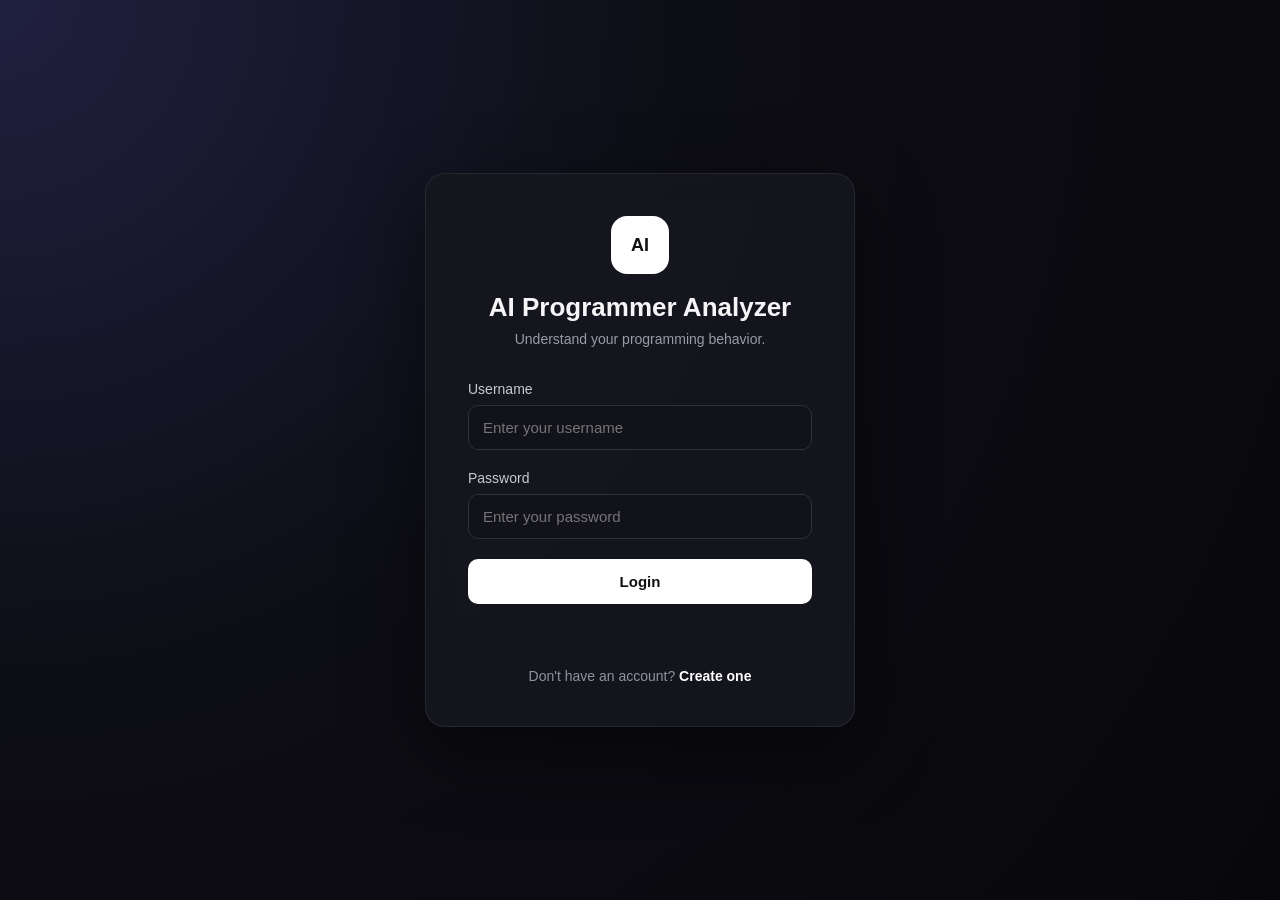
<file: frontend/index.html>
<!DOCTYPE html>
<html lang="en">
<head>
    <meta charset="UTF-8">
    <meta http-equiv="refresh" content="0; url=login.html">
    <title>AI Programmer Analyzer</title>
</head>
<body>
    <script>
        window.location.replace("login.html");
    </script>
</body>
</html>
</file>
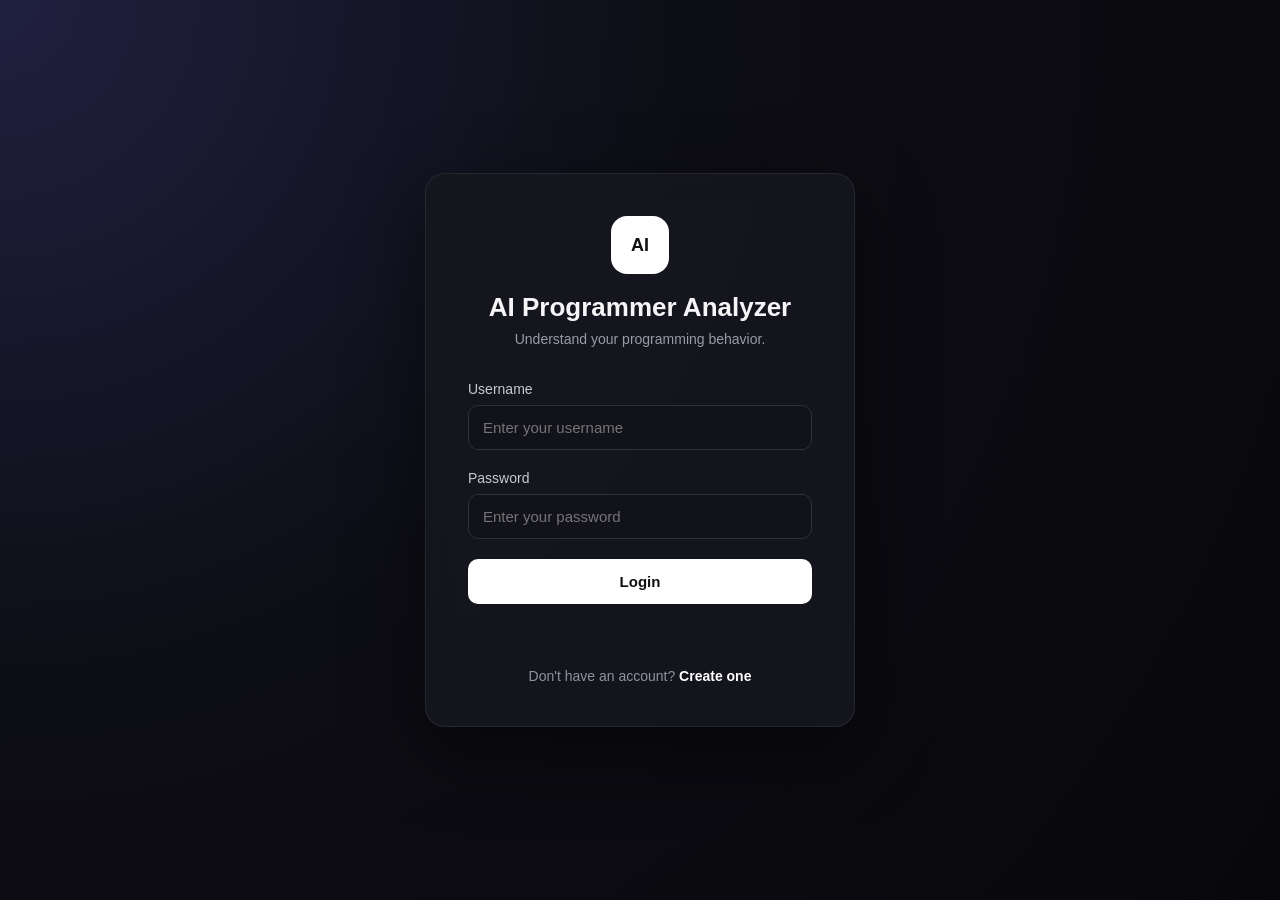
<file: frontend/analyze.html>
<!DOCTYPE html>
<html lang="en">

<head>
    <meta charset="UTF-8">

    <meta
        name="viewport"
        content="width=device-width, initial-scale=1.0"
    >

    <title>Analyze Code | AI Programmer Analyzer</title>

    <link
        rel="stylesheet"
        href="css/style.css"
    >
</head>

<body class="dashboard-body">

<div class="app-layout">

    <aside class="sidebar">

        <div class="sidebar-brand">
            <div class="brand-icon">AI</div>
            <span>Programmer Analyzer</span>
        </div>

        <nav class="sidebar-nav">

            <a
                href="dashboard.html"
                class="nav-item"
            >
                Dashboard
            </a>

            <a
                href="analyze.html"
                class="nav-item active"
            >
                Analyze Code
            </a>

            <a
                href="profile.html"
                class="nav-item"
            >
                My Profile
            </a>

        </nav>

        <button
            type="button"
            id="logoutButton"
            class="logout-button"
        >
            Logout
        </button>

    </aside>


    <main class="dashboard-main analyzer-main">

        <header class="analyzer-header">

            <div>

                <p class="eyebrow">
                    AI CODE ANALYZER
                </p>

                <h1>
                    Analyze your code
                </h1>

                <p class="header-subtitle">
                    Understand how the AI interprets your
                    programming behavior.
                </p>

            </div>

            <div class="language-badge">
                PYTHON
            </div>

        </header>


        <!-- ANALYZER WORKSPACE -->

        <section class="analyzer-workspace">

            <!-- CODE PANEL -->

            <div class="code-panel">

                <div class="panel-header">

                    <div>

                        <span class="panel-label">
                            PROBLEM
                        </span>

                        <input
                            type="text"
                            id="problemName"
                            class="problem-input"
                            placeholder="e.g. Two Sum"
                        >

                    </div>

                    <span class="editor-status">
                        ● Ready
                    </span>

                </div>


                <div class="editor-wrapper">

                    <div class="line-numbers" id="lineNumbers">
                        1
                    </div>

                    <textarea
                        id="code"
                        class="code-editor"
                        spellcheck="false"
                        wrap="off"
                        placeholder="Paste your Python solution here..."
                    ></textarea>

                </div>


                <div class="editor-footer">

                    <span>
                        Python · AST analysis · ML classification
                    </span>

                    <button
                        type="button"
                        id="analyzeButton"
                        class="analyze-button"
                    >
                        Analyze Code
                        <span>→</span>
                    </button>

                </div>

            </div>


            <!-- LIVE SUMMARY -->

            <div class="analysis-preview">

                <div class="panel-header">

                    <div>

                        <span class="panel-label">
                            AI ANALYSIS
                        </span>

                        <h2>
                            Programmer Profile
                        </h2>

                    </div>

                    <div class="ai-dot"></div>

                </div>


                <div
                    id="emptyAnalysis"
                    class="empty-analysis"
                >

                    <div class="empty-icon">
                        AI
                    </div>

                    <h3>
                        Ready to analyze
                    </h3>

                    <p>
                        Submit your code and we'll analyze
                        its complexity, structure, patterns
                        and programming behavior.
                    </p>

                </div>


                <div
                    id="previewResults"
                    class="preview-results hidden"
                >

                    <div class="cluster-display">

                        <span>
                            PREDICTED CLUSTER
                        </span>

                        <strong id="cluster">
                            —
                        </strong>

                        <small id="clusterConfidence">
                            —
                        </small>

                    </div>


                    <div class="quick-stats">

                        <div>
                            <span>Complexity</span>
                            <strong id="complexity">—</strong>
                        </div>

                        <div>
                            <span>Maintainability</span>
                            <strong id="maintainability">—</strong>
                        </div>

                        <div>
                            <span>Optimization</span>
                            <strong id="optimization">—</strong>
                        </div>

                    </div>

                </div>

            </div>

        </section>


        <div
            id="message"
            class="message"
        ></div>


        <!-- DETAILED RESULTS -->

        <section
            id="results"
            class="results-section hidden"
        >

            <div class="results-heading">

                <div>

                    <p class="eyebrow">
                        ANALYSIS COMPLETE
                    </p>

                    <h2>
                        Detailed results
                    </h2>

                </div>

                <div class="saved-indicator">
                    ✓ Saved to profile
                </div>

            </div>


            <!-- SCORE CARDS -->

            <div class="score-cards">

                <div class="big-score-card">

                    <span>
                        Code Quality
                    </span>

                    <strong id="quality">
                        —
                    </strong>

                    <div class="mini-track">
                        <div
                            id="qualityBar"
                            class="mini-fill"
                        ></div>
                    </div>

                </div>


                <div class="big-score-card">

                    <span>
                        Optimization
                    </span>

                    <strong id="optimizationLarge">
                        —
                    </strong>

                    <div class="mini-track">
                        <div
                            id="optimizationBar"
                            class="mini-fill"
                        ></div>
                    </div>

                </div>


                <div class="big-score-card">

                    <span>
                        Algorithm Diversity
                    </span>

                    <strong id="algorithmLarge">
                        —
                    </strong>

                    <div class="mini-track">
                        <div
                            id="algorithmBar"
                            class="mini-fill"
                        ></div>
                    </div>

                </div>


                <div class="big-score-card">

                    <span>
                        Problem Solving
                    </span>

                    <strong id="problemLarge">
                        —
                    </strong>

                    <div class="mini-track">
                        <div
                            id="problemBar"
                            class="mini-fill"
                        ></div>
                    </div>

                </div>

            </div>


            <div class="details-grid">

                <!-- BEHAVIOR -->

                <div class="analysis-card">

                    <div class="section-heading">

                        <p class="eyebrow">
                            BEHAVIORAL FEATURES
                        </p>

                        <h2>
                            Programming behavior
                        </h2>

                    </div>


                    <div class="feature-grid">

                        <div class="feature-item">
                            <span>
                                Algorithm Diversity
                            </span>
                            <strong id="algorithmDiversity">
                                —
                            </strong>
                        </div>

                        <div class="feature-item">
                            <span>
                                Data Structure Diversity
                            </span>
                            <strong id="dataStructureDiversity">
                                —
                            </strong>
                        </div>

                        <div class="feature-item">
                            <span>
                                Problem Solving Diversity
                            </span>
                            <strong id="problemSolvingDiversity">
                                —
                            </strong>
                        </div>

                        <div class="feature-item">
                            <span>
                                Brute Force Tendency
                            </span>
                            <strong id="bruteForce">
                                —
                            </strong>
                        </div>

                        <div class="feature-item">
                            <span>
                                Nested Loops
                            </span>
                            <strong id="nestedLoops">
                                —
                            </strong>
                        </div>

                        <div class="feature-item">
                            <span>
                                Recursion
                            </span>
                            <strong id="recursion">
                                —
                            </strong>
                        </div>

                    </div>

                </div>


                <!-- CLUSTER -->

                <div class="analysis-card">

                    <div class="section-heading">

                        <p class="eyebrow">
                            ML MODEL
                        </p>

                        <h2>
                            Cluster probabilities
                        </h2>

                    </div>

                    <div
                        id="clusterProbabilities"
                        class="probability-list"
                    ></div>

                </div>

            </div>


            <div class="success-banner">

                <span class="success-check">
                    ✓
                </span>

                Analysis saved to your programmer profile.

            </div>

        </section>

    </main>

</div>


<script src="js/analyze.js"></script>

</body>

</html>
</file>
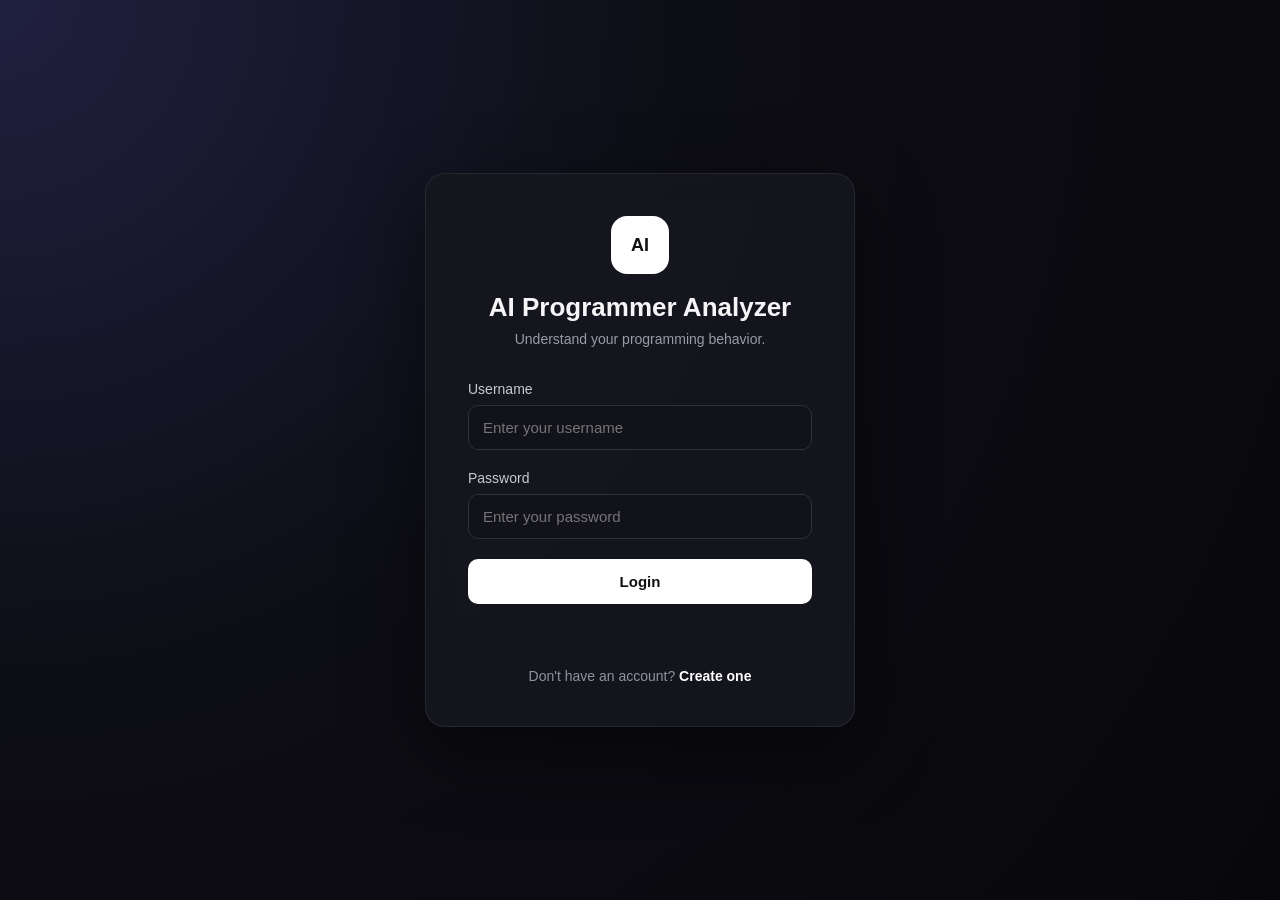
<file: frontend/history.html>
<!DOCTYPE html>
<html lang="en">

<head>
    <meta charset="UTF-8">

    <meta
        name="viewport"
        content="width=device-width, initial-scale=1.0"
    >

    <title>History | AI Programmer Analyzer</title>

    <link
        rel="stylesheet"
        href="css/style.css"
    >
</head>

<body class="dashboard-body">

<div class="app-layout">

    <aside class="sidebar">

        <div class="sidebar-brand">
            <div class="brand-icon">AI</div>
            <span>Programmer Analyzer</span>
        </div>

        <nav class="sidebar-nav">

            <a href="dashboard.html" class="nav-item">
                Dashboard
            </a>

            <a href="analyze.html" class="nav-item">
                Analyze Code
            </a>

            <a href="history.html" class="nav-item active">
                History
            </a>

            <a href="profile.html" class="nav-item">
                My Profile
            </a>

        </nav>

        <button
            id="logoutButton"
            class="logout-button"
        >
            Logout
        </button>

    </aside>


    <main class="dashboard-main">

        <header class="dashboard-header">

            <p class="eyebrow">
                SUBMISSION HISTORY
            </p>

            <h1>
                Your submissions
            </h1>

            <p class="header-subtitle">
                Review the code you've analyzed and
                how the AI classified it.
            </p>

        </header>


        <div
            id="historyMessage"
            class="message"
        ></div>


        <section
            id="historyList"
            class="history-list"
        ></section>


        <section
            id="emptyHistory"
            class="empty-history hidden"
        >

            <div class="empty-icon">
                AI
            </div>

            <h2>
                No submissions yet
            </h2>

            <p>
                Analyze your first piece of code to
                start building your programmer profile.
            </p>

            <a
                href="analyze.html"
                class="primary-button history-button"
            >
                Analyze Code →
            </a>

        </section>

    </main>

</div>


<script src="js/history.js"></script>

</body>

</html>
</file>
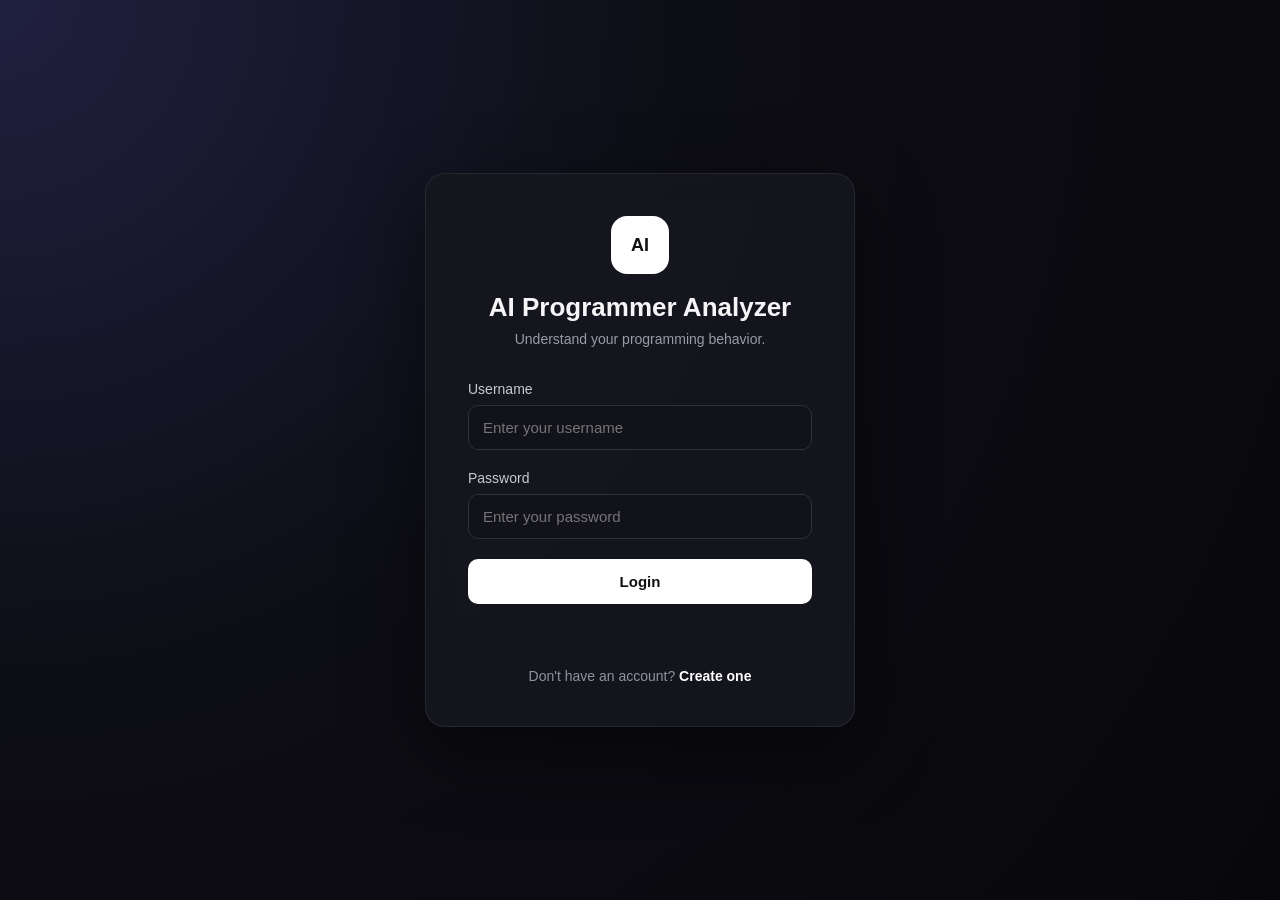
<file: frontend/login.html>
<!DOCTYPE html>
<html lang="en">
<head>
    <meta charset="UTF-8">
    <meta name="viewport" content="width=device-width, initial-scale=1.0">

    <title>Login | AI Programmer Analyzer</title>

    <link rel="stylesheet" href="css/style.css">
</head>

<body>

    <main class="auth-page">

        <section class="auth-card">

            <div class="brand">
                <div class="brand-icon">AI</div>

                <h1>AI Programmer Analyzer</h1>

                <p>
                    Understand your programming behavior.
                </p>
            </div>


            <form id="loginForm">

                <div class="form-group">

                    <label for="username">
                        Username
                    </label>

                    <input
                        type="text"
                        id="username"
                        placeholder="Enter your username"
                        required
                    >

                </div>


                <div class="form-group">

                    <label for="password">
                        Password
                    </label>

                    <input
                        type="password"
                        id="password"
                        placeholder="Enter your password"
                        required
                    >

                </div>


                <button
                    type="submit"
                    class="primary-button"
                >
                    Login
                </button>

            </form>


            <div
                id="message"
                class="message"
            ></div>


            <p class="auth-switch">

                Don't have an account?

                <a href="register.html">
                    Create one
                </a>

            </p>

        </section>

    </main>


    <script src="js/auth.js"></script>

</body>
</html>
</file>
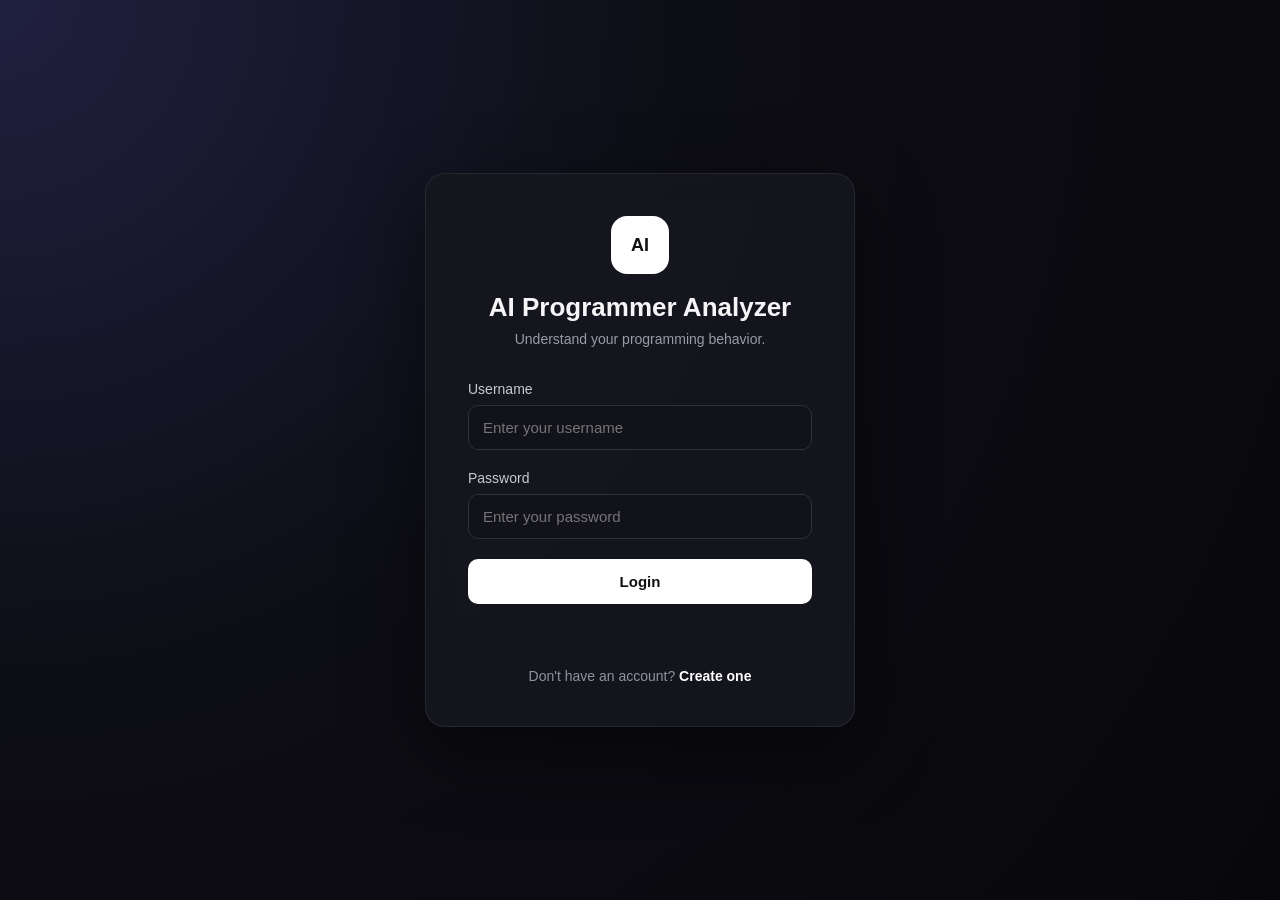
<file: frontend/profile.html>
<!DOCTYPE html>
<html lang="en">

<head>

    <meta charset="UTF-8">

    <meta name="viewport" content="width=device-width, initial-scale=1.0">

    <title>My Profile | AI Programmer Analyzer</title>

    <link rel="stylesheet" href="css/style.css">

</head>


<body class="dashboard-body">

    <div class="app-layout">

        <!-- =====================================================
         SIDEBAR
         ===================================================== -->

        <aside class="sidebar">

            <div class="sidebar-brand">

                <div class="brand-icon">
                    AI
                </div>

                <span>
                    Programmer Analyzer
                </span>

            </div>


            <nav class="sidebar-nav">

                <a href="dashboard.html" class="nav-item">
                    Dashboard
                </a>

                <a href="analyze.html" class="nav-item">
                    Analyze Code
                </a>

                <a href="history.html" class="nav-item">
                    History
                </a>

                <a href="profile.html" class="nav-item active">
                    My Profile
                </a>

            </nav>


            <button id="logoutButton" class="logout-button">
                Logout
            </button>

        </aside>


        <!-- =====================================================
         MAIN
         ===================================================== -->

        <main class="dashboard-main">

            <header class="dashboard-header">

                <p class="eyebrow">
                    PROGRAMMER PROFILE
                </p>

                <h1>
                    <span id="username">
                        Programmer
                    </span>
                </h1>

                <p class="header-subtitle">
                    A deeper look at your programming
                    behavior, strengths, and progress.
                </p>

            </header>


            <div id="profileMessage" class="message"></div>


            <!-- =================================================
             PROFILE OVERVIEW
             ================================================= -->

            <section class="profile-overview">

                <div class="profile-identity-card">

                    <div class="profile-large-icon">
                        AI
                    </div>

                    <div>

                        <p class="eyebrow">
                            PROGRAMMER TYPE
                        </p>

                        <h2 id="programmerType">
                            Analyzing...
                        </h2>

                        <p id="profileSummary">
                            Building your programming profile
                            from your submissions.
                        </p>

                    </div>

                </div>


                <div class="profile-stat-grid">

                    <div class="profile-stat">

                        <span>
                            Submissions
                        </span>

                        <strong id="submissions">
                            —
                        </strong>

                    </div>


                    <div class="profile-stat">

                        <span>
                            Avg Complexity
                        </span>

                        <strong id="complexity">
                            —
                        </strong>

                    </div>


                    <div class="profile-stat">

                        <span>
                            Code Quality
                        </span>

                        <strong id="quality">
                            —
                        </strong>

                    </div>


                    <div class="profile-stat">

                        <span>
                            Optimization
                        </span>

                        <strong id="optimization">
                            —
                        </strong>

                    </div>

                </div>

            </section>


            <!-- =================================================
             PROGRAMMING DNA
             ================================================= -->

            <section class="dashboard-section">

                <div class="section-heading">

                    <div>

                        <p class="eyebrow">
                            PROGRAMMING DNA
                        </p>

                        <h2>
                            Your Core Skills
                        </h2>

                        <p class="header-subtitle">
                            How your analyzed submissions score
                            across different programming dimensions.
                        </p>

                    </div>

                </div>


                <div class="dna-grid">

                    <div class="dna-card">

                        <div class="dna-card-header">

                            <span>
                                Code Quality
                            </span>

                            <strong id="qualityScore">
                                —
                            </strong>

                        </div>

                        <div class="dna-track">

                            <div id="qualityBar" class="dna-fill"></div>

                        </div>

                    </div>


                    <div class="dna-card">

                        <div class="dna-card-header">

                            <span>
                                Optimization
                            </span>

                            <strong id="optimizationScore">
                                —
                            </strong>

                        </div>

                        <div class="dna-track">

                            <div id="optimizationBar" class="dna-fill"></div>

                        </div>

                    </div>


                    <div class="dna-card">

                        <div class="dna-card-header">

                            <span>
                                Algorithm Diversity
                            </span>

                            <strong id="algorithmScore">
                                —
                            </strong>

                        </div>

                        <div class="dna-track">

                            <div id="algorithmBar" class="dna-fill"></div>

                        </div>

                    </div>


                    <div class="dna-card">

                        <div class="dna-card-header">

                            <span>
                                Data Structure Diversity
                            </span>

                            <strong id="dataStructureScore">
                                —
                            </strong>

                        </div>

                        <div class="dna-track">

                            <div id="dataStructureBar" class="dna-fill"></div>

                        </div>

                    </div>


                    <div class="dna-card">

                        <div class="dna-card-header">

                            <span>
                                Problem Solving
                            </span>

                            <strong id="problemScore">
                                —
                            </strong>

                        </div>

                        <div class="dna-track">

                            <div id="problemBar" class="dna-fill"></div>

                        </div>

                    </div>

                </div>

            </section>


            <!-- =================================================
             BEHAVIORAL PROFILE
             ================================================= -->

            <section class="dashboard-section">

                <div class="section-heading">

                    <div>

                        <p class="eyebrow">
                            BEHAVIORAL PROFILE
                        </p>

                        <h2>
                            How You Code
                        </h2>

                    </div>

                </div>


                <div class="profile-behavior-grid">

                    <div class="behavior-highlight-card">

                        <span class="profile-label">
                            STRONGEST HABIT
                        </span>

                        <strong id="strongestHabit">
                            —
                        </strong>

                        <span id="strongestHabitScore">
                            —
                        </span>

                    </div>


                    <div class="behavior-highlight-card">

                        <span class="profile-label">
                            IMPROVEMENT AREA
                        </span>

                        <strong id="weakestHabit">
                            —
                        </strong>

                        <span id="weakestHabitScore">
                            —
                        </span>

                    </div>

                </div>


                <div class="profile-behavior-card">

                    <div class="profile-behavior-row">

                        <span>
                            Hash Maps
                        </span>

                        <div class="profile-behavior-track">

                            <div id="hashMapBar" class="profile-behavior-fill"></div>

                        </div>

                        <strong id="hashMapScore">
                            —
                        </strong>

                    </div>


                    <div class="profile-behavior-row">

                        <span>
                            Sets
                        </span>

                        <div class="profile-behavior-track">

                            <div id="setBar" class="profile-behavior-fill"></div>

                        </div>

                        <strong id="setScore">
                            —
                        </strong>

                    </div>


                    <div class="profile-behavior-row">

                        <span>
                            Recursion
                        </span>

                        <div class="profile-behavior-track">

                            <div id="recursionBar" class="profile-behavior-fill"></div>

                        </div>

                        <strong id="recursionScore">
                            —
                        </strong>

                    </div>


                    <div class="profile-behavior-row">

                        <span>
                            Nested Loops
                        </span>

                        <div class="profile-behavior-track">

                            <div id="nestedLoopBar" class="profile-behavior-fill"></div>

                        </div>

                        <strong id="nestedLoopScore">
                            —
                        </strong>

                    </div>


                    <div class="profile-behavior-row">

                        <span>
                            Brute Force
                        </span>

                        <div class="profile-behavior-track">

                            <div id="bruteForceBar" class="profile-behavior-fill"></div>

                        </div>

                        <strong id="bruteForceScore">
                            —
                        </strong>

                    </div>

                </div>


                <div id="recurringPatterns" class="profile-patterns"></div>

            </section>


            <!-- =================================================
             GROWTH
             ================================================= -->

            <section class="dashboard-section">

                <div class="section-heading">

                    <div>

                        <p class="eyebrow">
                            PERFORMANCE
                        </p>

                        <h2>
                            Your Growth
                        </h2>

                        <p class="header-subtitle">
                            Recent performance across your submissions.
                        </p>

                    </div>

                </div>


                <div class="growth-card">

                    <div class="growth-header">

                        <span>
                            Recent Performance
                        </span>

                        <span id="growthStatus">
                            —
                        </span>

                    </div>


                    <div id="growthChart" class="growth-chart"></div>

                </div>

            </section>


            <!-- =================================================
             AI INSIGHTS
             ================================================= -->

            <section class="dashboard-section">

                <div class="section-heading">

                    <div>

                        <p class="eyebrow">
                            AI ANALYSIS
                        </p>

                        <h2>
                            Your AI Insights
                        </h2>

                    </div>

                </div>


                <div class="insights-grid">

                    <article class="profile-insight-card">

                        <span class="profile-insight-label">
                            STRENGTH
                        </span>

                        <h3>
                            Your strength
                        </h3>

                        <p id="insightStrength">
                            —
                        </p>

                    </article>


                    <article class="profile-insight-card">

                        <span class="profile-insight-label">
                            WEAKNESS
                        </span>

                        <h3>
                            Your weakness
                        </h3>

                        <p id="insightWeakness">
                            —
                        </p>

                    </article>


                    <article class="profile-insight-card">

                        <span class="profile-insight-label">
                            COMPLEXITY
                        </span>

                        <h3>
                            Complexity
                        </h3>

                        <p id="insightComplexity">
                            —
                        </p>

                    </article>


                    <article class="profile-insight-card">

                        <span class="profile-insight-label">
                            RECOMMENDATION
                        </span>

                        <h3>
                            What to work on
                        </h3>

                        <p id="insightRecommendation">
                            —
                        </p>

                    </article>


                    <article class="profile-insight-card insight-wide">

                        <span class="profile-insight-label">
                            PROGRESS
                        </span>

                        <h3>
                            Your progress
                        </h3>

                        <p id="insightProgress">
                            —
                        </p>

                    </article>

                </div>

            </section>


            <!-- =================================================
             CLUSTER
             ================================================= -->

            <section class="dashboard-section">

                <div class="cluster-profile-card">

                    <div>

                        <p class="eyebrow">
                            MACHINE LEARNING PROFILE
                        </p>

                        <h2>
                            Your Programming Cluster
                        </h2>

                        <p>
                            Your submissions are grouped based on
                            similarities in programming behavior.
                        </p>

                    </div>


                    <div class="cluster-value">

                        <span>
                            CLUSTER
                        </span>

                        <strong id="cluster">
                            —
                        </strong>

                    </div>

                </div>

            </section>


        </main>

    </div>


    <script src="js/profile.js"></script>

</body>

</html>
</file>
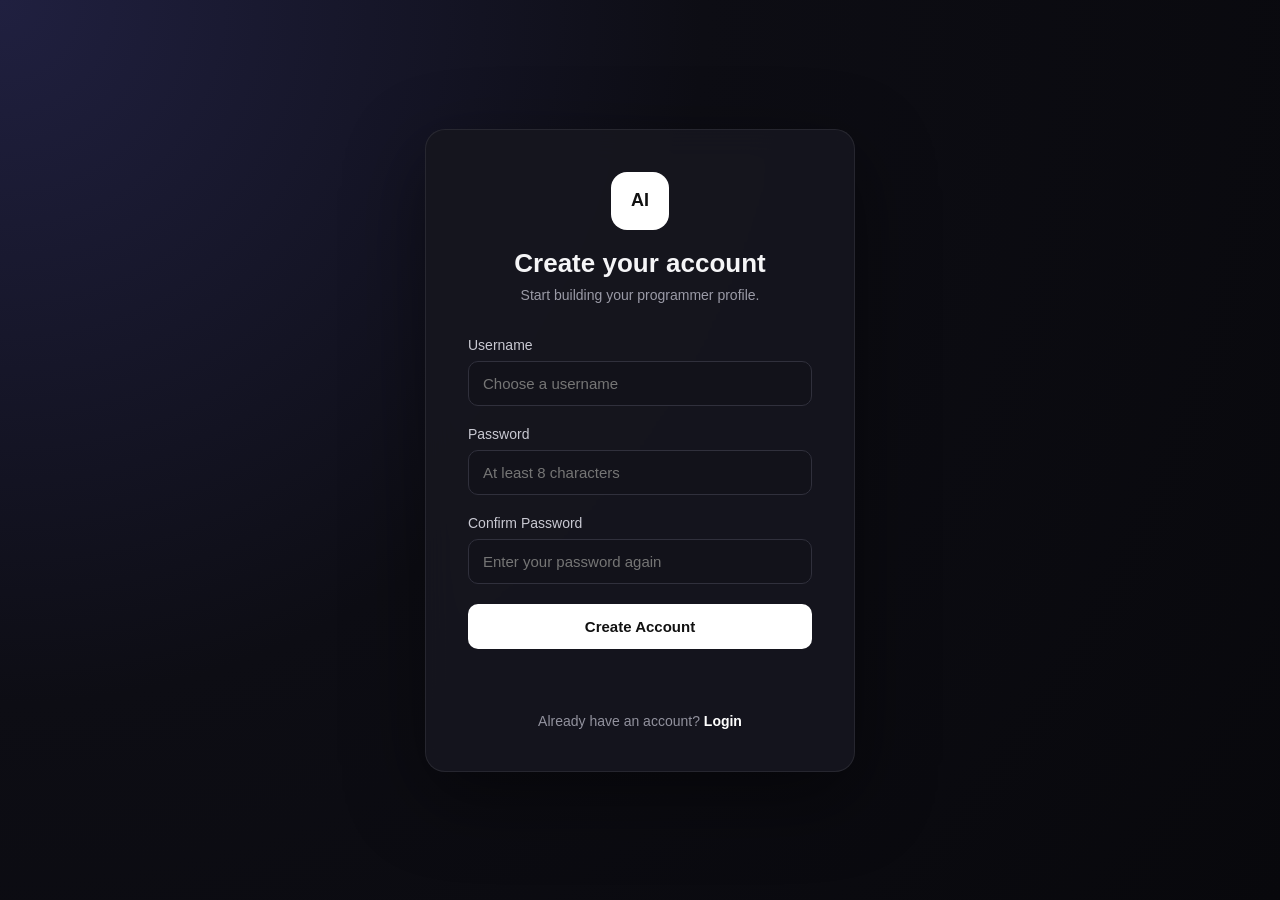
<file: frontend/register.html>
<!DOCTYPE html>
<html lang="en">
<head>

    <meta charset="UTF-8">
    <meta
        name="viewport"
        content="width=device-width, initial-scale=1.0"
    >

    <title>Register | AI Programmer Analyzer</title>

    <link
        rel="stylesheet"
        href="css/style.css"
    >

</head>

<body>

    <main class="auth-page">

        <section class="auth-card">

            <div class="brand">

                <div class="brand-icon">
                    AI
                </div>

                <h1>
                    Create your account
                </h1>

                <p>
                    Start building your programmer profile.
                </p>

            </div>


            <form id="registerForm">

                <div class="form-group">

                    <label for="username">
                        Username
                    </label>

                    <input
                        type="text"
                        id="username"
                        placeholder="Choose a username"
                        minlength="3"
                        required
                    >

                </div>


                <div class="form-group">

                    <label for="password">
                        Password
                    </label>

                    <input
                        type="password"
                        id="password"
                        placeholder="At least 8 characters"
                        minlength="8"
                        required
                    >

                </div>


                <div class="form-group">

                    <label for="confirmPassword">
                        Confirm Password
                    </label>

                    <input
                        type="password"
                        id="confirmPassword"
                        placeholder="Enter your password again"
                        minlength="8"
                        required
                    >

                </div>


                <button
                    type="submit"
                    class="primary-button"
                >
                    Create Account
                </button>

            </form>


            <div
                id="message"
                class="message"
            ></div>


            <p class="auth-switch">

                Already have an account?

                <a href="login.html">
                    Login
                </a>

            </p>

        </section>

    </main>


    <script src="js/auth.js"></script>

</body>
</html>
</file>
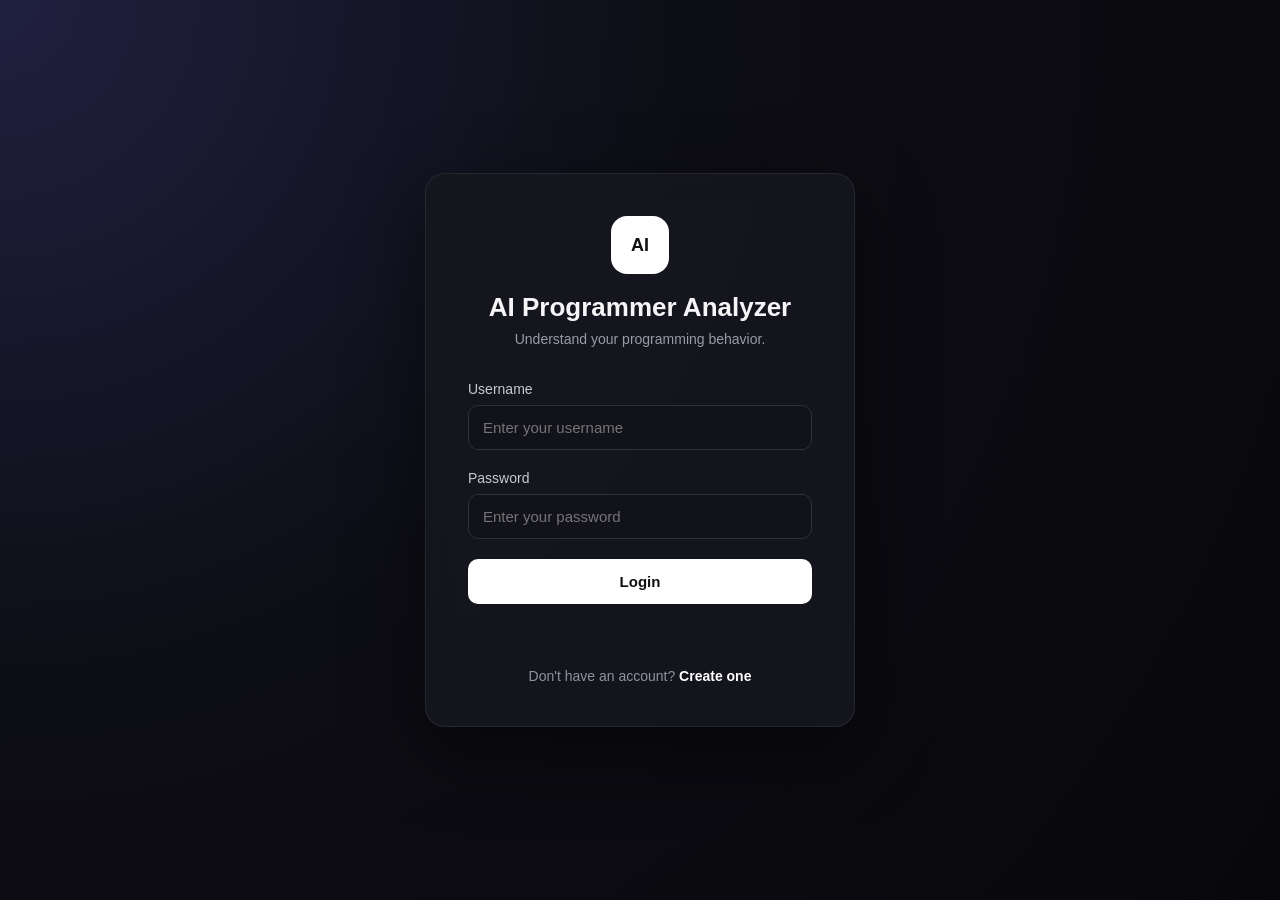
<file: frontend/submission.html>
<!DOCTYPE html>
<html lang="en">

<head>

    <meta charset="UTF-8">

    <meta
        name="viewport"
        content="width=device-width, initial-scale=1.0"
    >

    <title>Submission | AI Programmer Analyzer</title>

    <link
        rel="stylesheet"
        href="css/style.css"
    >

</head>


<body class="dashboard-body">

<div class="app-layout">

    <aside class="sidebar">

        <div class="sidebar-brand">

            <div class="brand-icon">
                AI
            </div>

            <span>
                Programmer Analyzer
            </span>

        </div>


        <nav class="sidebar-nav">

            <a
                href="dashboard.html"
                class="nav-item"
            >
                Dashboard
            </a>

            <a
                href="analyze.html"
                class="nav-item"
            >
                Analyze Code
            </a>

            <a
                href="history.html"
                class="nav-item active"
            >
                History
            </a>

            <a
                href="profile.html"
                class="nav-item"
            >
                My Profile
            </a>

        </nav>


        <button
            id="logoutButton"
            class="logout-button"
        >
            Logout
        </button>

    </aside>


    <main class="dashboard-main">

        <a
            href="history.html"
            class="back-link"
        >
            ← Back to History
        </a>


        <header class="dashboard-header">

            <p class="eyebrow">
                SUBMISSION ANALYSIS
            </p>

            <h1 id="problemName">
                Loading...
            </h1>

            <p
                id="submissionMeta"
                class="header-subtitle"
            >
                Loading submission...
            </p>

        </header>


        <div
            id="message"
            class="message"
        ></div>


        <!-- SCORE CARDS -->

        <section class="result-grid">

            <div class="result-card">

                <span>
                    Code Quality
                </span>

                <strong id="quality">
                    —
                </strong>

            </div>


            <div class="result-card">

                <span>
                    Optimization
                </span>

                <strong id="optimization">
                    —
                </strong>

            </div>


            <div class="result-card">

                <span>
                    Complexity
                </span>

                <strong id="complexity">
                    —
                </strong>

            </div>


            <div class="result-card">

                <span>
                    Cluster
                </span>

                <strong id="cluster">
                    —
                </strong>

            </div>

        </section>


        <!-- BEHAVIOR -->

        <section class="analysis-card">

            <div class="section-heading">

                <p class="eyebrow">
                    PROGRAMMING BEHAVIOR
                </p>

                <h2>
                    Behavioral analysis
                </h2>

            </div>


            <div class="feature-grid">

                <div class="feature-item">

                    <span>
                        Algorithm Diversity
                    </span>

                    <strong id="algorithm">
                        —
                    </strong>

                </div>


                <div class="feature-item">

                    <span>
                        Data Structure Diversity
                    </span>

                    <strong id="dataStructure">
                        —
                    </strong>

                </div>


                <div class="feature-item">

                    <span>
                        Problem Solving Diversity
                    </span>

                    <strong id="problemSolving">
                        —
                    </strong>

                </div>


                <div class="feature-item">

                    <span>
                        Brute Force Tendency
                    </span>

                    <strong id="bruteForce">
                        —
                    </strong>

                </div>


                <div class="feature-item">

                    <span>
                        Nested Loops
                    </span>

                    <strong id="nestedLoops">
                        —
                    </strong>

                </div>


                <div class="feature-item">

                    <span>
                        Recursion
                    </span>

                    <strong id="recursion">
                        —
                    </strong>

                </div>

            </div>

        </section>


        <!-- EXPLAINABLE ANALYSIS -->

        <section class="submission-section explainable-analysis">

            <div class="section-heading">

                <div>

                    <p class="eyebrow">
                        AI EXPLANATION
                    </p>

                    <h2>
                        Why this solution scored this way
                    </h2>

                    <p class="section-subtitle">
                        A breakdown of what the analyzer detected
                        in your solution.
                    </p>

                </div>

            </div>


            <!-- DETECTED APPROACH -->

            <div class="explanation-card">

                <div class="explanation-header">

                    <div class="explanation-icon">
                        →
                    </div>

                    <div>

                        <h3>
                            Detected Approach
                        </h3>

                        <p>
                            The algorithms and strategies
                            your code employs
                        </p>

                    </div>

                </div>

                <div
                    id="detectedApproaches"
                    class="explanation-tags"
                ></div>

            </div>


            <!-- COMPLEXITY -->

            <div class="explanation-card">

                <div class="explanation-header">

                    <div class="explanation-icon">
                        C
                    </div>

                    <div>

                        <h3>
                            Complexity Analysis
                        </h3>

                        <p>
                            How complex your solution is
                        </p>

                    </div>

                </div>

                <div class="explanation-metrics">

                    <div class="metric-row">

                        <span>Score</span>

                        <strong
                            id="explanationComplexityScore"
                        >
                            —
                        </strong>

                    </div>

                    <p
                        id="complexityExplanation"
                        class="explanation-text"
                    >
                        Loading...
                    </p>

                </div>

            </div>


            <!-- OPTIMIZATION -->

            <div class="explanation-card">

                <div class="explanation-header">

                    <div class="explanation-icon">
                        ⚡
                    </div>

                    <div>

                        <h3>
                            Optimization
                        </h3>

                        <p>
                            Efficiency of your solution
                        </p>

                    </div>

                </div>

                <div class="explanation-metrics">

                    <div class="metric-row">

                        <span>Score</span>

                        <strong
                            id="explanationOptimizationScore"
                        >
                            —
                        </strong>

                    </div>

                    <p
                        id="optimizationExplanation"
                        class="explanation-text"
                    >
                        Loading...
                    </p>

                </div>

            </div>


            <!-- QUALITY -->

            <div class="explanation-card">

                <div class="explanation-header">

                    <div class="explanation-icon">
                        ✓
                    </div>

                    <div>

                        <h3>
                            Code Quality
                        </h3>

                        <p>
                            Readability and maintainability
                        </p>

                    </div>

                </div>

                <div class="explanation-metrics">

                    <div class="metric-row">

                        <span>Score</span>

                        <strong
                            id="explanationQualityScore"
                        >
                            —
                        </strong>

                    </div>

                    <p
                        id="qualityExplanation"
                        class="explanation-text"
                    >
                        Loading...
                    </p>

                </div>

            </div>


            <!-- IMPROVEMENT SUGGESTION -->

            <div class="improvement-card">

                <div class="improvement-icon">
                    💡
                </div>

                <div>

                    <p class="eyebrow">
                        NEXT STEPS
                    </p>

                    <p
                        id="improvementSuggestion"
                        class="improvement-text"
                    >
                        Loading...
                    </p>

                </div>

            </div>

        </section>


        <!-- CODE -->

        <section class="analysis-card">

            <div class="section-heading">

                <p class="eyebrow">
                    SUBMITTED CODE
                </p>

                <h2>
                    Your code
                </h2>

            </div>


            <pre
                id="submittedCode"
                class="submission-code"
            ></pre>

        </section>


        <!-- CLUSTER PROBABILITIES -->

        <section class="analysis-card">

            <div class="section-heading">

                <p class="eyebrow">
                    ML MODEL
                </p>

                <h2>
                    Cluster probabilities
                </h2>

            </div>


            <div
                id="clusterProbabilities"
                class="probability-list"
            ></div>

        </section>


        <!-- TECHNICAL DETAILS -->

        <section class="analysis-card">

            <div class="section-heading">

                <p class="eyebrow">
                    CODE STRUCTURE
                </p>

                <h2>
                    Technical details
                </h2>

            </div>


            <div class="feature-grid">

                <div class="feature-item">
                    <span>Lines of Code</span>
                    <strong id="loc">—</strong>
                </div>

                <div class="feature-item">
                    <span>Maintainability</span>
                    <strong id="maintainability">—</strong>
                </div>

                <div class="feature-item">
                    <span>Functions</span>
                    <strong id="functions">—</strong>
                </div>

                <div class="feature-item">
                    <span>Classes</span>
                    <strong id="classes">—</strong>
                </div>

                <div class="feature-item">
                    <span>Total Loops</span>
                    <strong id="loops">—</strong>
                </div>

                <div class="feature-item">
                    <span>Max Complexity</span>
                    <strong id="maxComplexity">—</strong>
                </div>

            </div>

        </section>

    </main>

</div>


<script src="js/submission.js"></script>

</body>

</html>
</file>
<file: frontend/css/style.css>
* {
    box-sizing: border-box;
    margin: 0;
    padding: 0;
}


body {
    min-height: 100vh;

    font-family:
        Inter,
        Arial,
        sans-serif;

    background:
        radial-gradient(circle at top left,
            #202040,
            #0d0d14 45%,
            #08080c);

    color: #f5f5f7;
}


.auth-page {
    min-height: 100vh;

    display: flex;
    align-items: center;
    justify-content: center;

    padding: 24px;
}


.auth-card {
    width: 100%;
    max-width: 430px;

    padding: 42px;

    background: rgba(22,
            22,
            31,
            0.92);

    border: 1px solid rgba(255,
            255,
            255,
            0.08);

    border-radius: 20px;

    box-shadow:
        0 25px 80px rgba(0, 0, 0, 0.45);

    backdrop-filter: blur(15px);
}


.brand {
    text-align: center;

    margin-bottom: 34px;
}


.brand-icon {
    width: 58px;
    height: 58px;

    margin: 0 auto 18px;

    display: flex;
    align-items: center;
    justify-content: center;

    border-radius: 16px;

    background: #ffffff;
    color: #111111;

    font-weight: 800;
    font-size: 18px;
}


.brand h1 {
    font-size: 26px;

    margin-bottom: 8px;
}


.brand p {
    color: #9b9ba7;

    font-size: 14px;
}


.form-group {
    margin-bottom: 20px;
}


.form-group label {
    display: block;

    margin-bottom: 8px;

    font-size: 14px;

    color: #c9c9d2;
}


.form-group input {
    width: 100%;

    padding: 13px 14px;

    border-radius: 10px;

    border: 1px solid #30303c;

    background: #12121a;

    color: #ffffff;

    font-size: 15px;

    outline: none;

    transition:
        border-color 0.2s,
        box-shadow 0.2s;
}


.form-group input:focus {
    border-color: #8b8bff;

    box-shadow:
        0 0 0 3px rgba(139, 139, 255, 0.12);
}


.primary-button {
    width: 100%;

    padding: 14px;

    border: none;

    border-radius: 10px;

    background: #ffffff;

    color: #111111;

    font-size: 15px;

    font-weight: 700;

    cursor: pointer;

    transition:
        transform 0.15s,
        opacity 0.15s;
}


.primary-button:hover {
    opacity: 0.9;

    transform: translateY(-1px);
}


.message {
    min-height: 22px;

    margin-top: 18px;

    text-align: center;

    font-size: 14px;
}


.message.error {
    color: #ff7070;
}


.message.success {
    color: #75e6a0;
}


.auth-switch {
    margin-top: 24px;

    text-align: center;

    color: #92929e;

    font-size: 14px;
}


.auth-switch a {
    color: #ffffff;

    font-weight: 600;

    text-decoration: none;
}


.auth-switch a:hover {
    text-decoration: underline;
}


@media (max-width: 500px) {

    .auth-card {
        padding: 30px 22px;
    }

    .brand h1 {
        font-size: 23px;
    }
}

/* =========================================================
   DASHBOARD
   ========================================================= */

.dashboard-body {
    background: #09090f;
}


.app-layout {
    min-height: 100vh;

    display: flex;
}


/* SIDEBAR */

.sidebar {
    width: 240px;

    position: fixed;
    left: 0;
    top: 0;
    bottom: 0;

    display: flex;
    flex-direction: column;

    padding: 24px 16px;

    background: #101017;

    border-right: 1px solid #24242e;
}


.sidebar-brand {
    display: flex;

    align-items: center;

    gap: 12px;

    padding: 8px;

    margin-bottom: 40px;

    font-weight: 700;

    font-size: 15px;
}


.sidebar-brand .brand-icon {
    width: 38px;
    height: 38px;

    margin: 0;

    border-radius: 10px;

    font-size: 13px;
}


.sidebar-nav {
    display: flex;

    flex-direction: column;

    gap: 6px;
}


.nav-item {
    padding: 12px 14px;

    border-radius: 9px;

    color: #8f8f9b;

    text-decoration: none;

    font-size: 14px;

    transition: 0.2s;
}


.nav-item:hover,
.nav-item.active {
    background: #1c1c27;

    color: #ffffff;
}


.logout-button {
    margin-top: auto;

    padding: 12px;

    border: 1px solid #2b2b36;

    border-radius: 9px;

    background: transparent;

    color: #9999a5;

    cursor: pointer;
}


.logout-button:hover {
    background: #1b1b24;

    color: #ffffff;
}


/* MAIN */

.dashboard-main {
    width: calc(100% - 240px);

    margin-left: 240px;

    padding: 48px 56px;

    max-width: 1500px;
}


.dashboard-header {
    margin-bottom: 38px;
}


.eyebrow {
    margin-bottom: 8px;

    color: #777783;

    font-size: 11px;

    font-weight: 700;

    letter-spacing: 1.5px;
}


.dashboard-header h1 {
    font-size: 34px;

    margin-bottom: 8px;
}


.header-subtitle {
    color: #8f8f9a;
}


/* STATS */

.stats-grid {
    display: grid;

    grid-template-columns:
        repeat(4, 1fr);

    gap: 16px;

    margin-bottom: 42px;
}


.stat-card {
    padding: 22px;

    background: #111119;

    border: 1px solid #24242e;

    border-radius: 14px;
}


.stat-label {
    display: block;

    margin-bottom: 12px;

    color: #8f8f9b;

    font-size: 13px;
}


.stat-value {
    font-size: 28px;
}


/* SECTIONS */

.dashboard-section {
    margin-bottom: 32px;
}


.section-heading {
    margin-bottom: 16px;
}


.section-heading h2 {
    font-size: 22px;
}


/* PROFILE CARD */

.profile-card {
    padding: 28px;

    background: #111119;

    border: 1px solid #24242e;

    border-radius: 16px;
}


.profile-description {
    display: flex;

    align-items: center;

    gap: 16px;

    margin-bottom: 30px;
}


.profile-icon {
    width: 48px;
    height: 48px;

    display: flex;

    align-items: center;
    justify-content: center;

    border-radius: 12px;

    background: #ffffff;

    color: #111111;

    font-weight: 800;
}


.profile-description h3 {
    margin-bottom: 5px;
}


.profile-description p {
    color: #858591;

    font-size: 13px;
}


/* SCORES */

.score-list {
    display: flex;

    flex-direction: column;

    gap: 20px;
}


.score-row {
    display: grid;

    grid-template-columns:
        180px 1fr 55px;

    align-items: center;

    gap: 16px;

    font-size: 13px;
}


.score-track {
    height: 7px;

    overflow: hidden;

    border-radius: 10px;

    background: #24242f;
}


.score-fill {
    height: 100%;

    width: 0;

    border-radius: inherit;

    background: #ffffff;

    transition:
        width 0.7s ease;
}


.score-row strong {
    text-align: right;
}


/* ACTION */

.action-card {
    display: flex;

    align-items: center;
    justify-content: space-between;

    gap: 30px;

    padding: 28px;

    margin-top: 20px;

    background: #15151e;

    border: 1px solid #282832;

    border-radius: 16px;
}


.action-card h2 {
    margin-bottom: 8px;
}


.action-card p:not(.eyebrow) {
    color: #898995;

    font-size: 14px;
}


.action-button {
    width: auto;

    padding: 13px 22px;

    text-decoration: none;

    white-space: nowrap;
}


/* MOBILE */

@media (max-width: 900px) {

    .sidebar {
        width: 190px;
    }

    .dashboard-main {
        width: calc(100% - 190px);

        margin-left: 190px;

        padding: 35px 25px;
    }

    .stats-grid {
        grid-template-columns:
            repeat(2, 1fr);
    }

}


@media (max-width: 650px) {

    .sidebar {
        position: static;

        width: 100%;

        height: auto;
    }

    .app-layout {
        display: block;
    }

    .dashboard-main {
        width: 100%;

        margin-left: 0;
    }

    .sidebar-nav {
        flex-direction: row;
    }

    .logout-button {
        margin-top: 20px;
    }

    .stats-grid {
        grid-template-columns: 1fr;
    }

    .score-row {
        grid-template-columns:
            1fr 60px;
    }

    .score-track {
        grid-column:
            1 / -1;
        grid-row: 2;
    }

    .action-card {
        flex-direction: column;

        align-items: flex-start;
    }

}

/* =========================================================
   CODE ANALYZER
   ========================================================= */

.analyzer-card {
    padding: 28px;

    margin-bottom: 20px;

    background: #111119;

    border: 1px solid #24242e;

    border-radius: 16px;
}


.input-header {
    margin-bottom: 22px;
}


.analyzer-card label {
    display: block;

    margin-bottom: 8px;

    color: #c5c5ce;

    font-size: 13px;

    font-weight: 600;
}


.analyzer-card input {
    width: 100%;

    padding: 12px 14px;

    border: 1px solid #30303b;

    border-radius: 9px;

    background: #0c0c12;

    color: white;

    outline: none;
}


.analyzer-card input:focus {
    border-color: #7777ff;
}


.code-editor {
    width: 100%;

    min-height: 420px;

    resize: vertical;

    padding: 20px;

    border: 1px solid #30303b;

    border-radius: 10px;

    background: #09090e;

    color: #eeeeF5;

    font-family:
        "Cascadia Code",
        "Consolas",
        monospace;

    font-size: 14px;

    line-height: 1.6;

    outline: none;
}


.code-editor:focus {
    border-color: #7777ff;
}


.analyzer-actions {
    display: flex;

    justify-content: flex-end;

    margin-top: 18px;
}


.analyzer-actions .primary-button {
    width: auto;

    padding: 13px 24px;
}


.primary-button:disabled {
    opacity: 0.5;

    cursor: not-allowed;

    transform: none;
}


/* RESULTS */

.hidden {
    display: none !important;
}


.results-section {
    margin-top: 40px;
}


.result-grid {
    display: grid;

    grid-template-columns:
        repeat(4, 1fr);

    gap: 16px;

    margin-bottom: 24px;
}


.result-card {
    padding: 22px;

    background: #111119;

    border: 1px solid #24242e;

    border-radius: 14px;
}


.result-card span {
    display: block;

    margin-bottom: 12px;

    color: #898994;

    font-size: 13px;
}


.result-card strong {
    font-size: 25px;
}


.analysis-card {
    padding: 28px;

    margin-bottom: 20px;

    background: #111119;

    border: 1px solid #24242e;

    border-radius: 16px;
}


.feature-grid {
    display: grid;

    grid-template-columns:
        repeat(2, 1fr);

    gap: 12px;
}


.feature-item {
    display: flex;

    justify-content: space-between;

    padding: 15px;

    background: #171720;

    border-radius: 9px;

    color: #a0a0ab;

    font-size: 13px;
}


.feature-item strong {
    color: white;
}


/* PROBABILITIES */

.probability-list {
    display: flex;

    flex-direction: column;

    gap: 14px;
}


.probability-row {
    display: grid;

    grid-template-columns:
        100px 1fr 60px;

    align-items: center;

    gap: 14px;

    font-size: 13px;
}


.probability-track {
    height: 7px;

    overflow: hidden;

    border-radius: 10px;

    background: #252530;
}


.probability-fill {
    height: 100%;

    border-radius: inherit;

    background: #ffffff;

    transition:
        width 0.7s ease;
}


.probability-row strong {
    text-align: right;
}


.success-banner {
    padding: 15px 18px;

    margin-top: 10px;

    border: 1px solid #244631;

    border-radius: 10px;

    background: #102017;

    color: #7ee2a2;

    font-size: 13px;
}


@media (max-width: 900px) {

    .result-grid {
        grid-template-columns:
            repeat(2, 1fr);
    }

}


@media (max-width: 600px) {

    .feature-grid {
        grid-template-columns: 1fr;
    }

    .result-grid {
        grid-template-columns: 1fr;
    }

    .probability-row {
        grid-template-columns:
            80px 1fr 55px;
    }

}

/* =========================================================
   ANALYZER V2
   ========================================================= */

.analyzer-main {
    max-width: 1600px;
}


.analyzer-header {
    display: flex;
    align-items: flex-end;
    justify-content: space-between;

    margin-bottom: 30px;
}


.analyzer-header h1 {
    font-size: 34px;
    margin-bottom: 8px;
}


.language-badge {
    padding: 8px 13px;

    border: 1px solid #30303b;
    border-radius: 8px;

    background: #13131b;

    color: #a4a4af;

    font-size: 11px;
    font-weight: 700;
    letter-spacing: 1px;
}


/* WORKSPACE */

.analyzer-workspace {
    display: grid;

    grid-template-columns:
        minmax(0, 1.55fr) minmax(320px, 0.8fr);

    gap: 18px;

    align-items: stretch;
}


.code-panel,
.analysis-preview {
    overflow: hidden;

    background: #111119;

    border: 1px solid #292934;

    border-radius: 16px;
}


.panel-header {
    min-height: 68px;

    display: flex;

    align-items: center;
    justify-content: space-between;

    padding: 14px 18px;

    border-bottom: 1px solid #24242e;
}


.panel-label {
    display: block;

    margin-bottom: 5px;

    color: #6f6f7b;

    font-size: 10px;
    font-weight: 800;

    letter-spacing: 1.4px;
}


.problem-input {
    width: 300px;

    padding: 4px 0;

    border: none;

    background: transparent;

    color: #f5f5f7;

    font-size: 15px;
    font-weight: 600;

    outline: none;
}


.problem-input::placeholder {
    color: #555560;
}


.editor-status {
    color: #777783;

    font-size: 11px;
}


.editor-status:first-letter {
    color: #72d69a;
}


.editor-wrapper {
    position: relative;

    display: flex;

    height: 470px;

    background: #0b0b10;
}


.line-numbers {
    width: 54px;

    flex-shrink: 0;

    padding: 20px 12px;

    overflow: hidden;

    background: #0d0d13;

    border-right: 1px solid #1e1e27;

    color: #484853;

    font-family:
        "Cascadia Code",
        "Consolas",
        monospace;

    font-size: 13px;

    line-height: 1.65;

    text-align: right;

    user-select: none;

    white-space: pre;
}


.code-editor {
    min-height: 0 !important;
    height: 100%;

    padding: 20px;

    resize: none;

    border: none !important;
    border-radius: 0 !important;

    background: #0b0b10 !important;

    color: #e5e5ec !important;

    font-family:
        "Cascadia Code",
        "Consolas",
        monospace !important;

    font-size: 13px !important;

    line-height: 1.65 !important;

    tab-size: 4;

    outline: none;
}


.code-editor::selection {
    background: #303047;
}


.code-editor::placeholder {
    color: #41414c;
}


.editor-footer {
    display: flex;

    align-items: center;
    justify-content: space-between;

    gap: 20px;

    padding: 12px 16px;

    border-top: 1px solid #24242e;

    color: #5e5e69;

    font-size: 10px;
}


.analyze-button {
    display: flex;

    align-items: center;

    gap: 12px;

    padding: 11px 17px;

    border: 1px solid #ffffff;

    border-radius: 8px;

    background: #ffffff;

    color: #111111;

    font-size: 12px;

    font-weight: 800;

    cursor: pointer;

    transition:
        transform 0.2s,
        opacity 0.2s;
}


.analyze-button:hover {
    transform: translateY(-1px);

    opacity: 0.9;
}


.analyze-button:disabled {
    opacity: 0.45;

    cursor: wait;

    transform: none;
}


/* PREVIEW */

.analysis-preview {
    min-height: 538px;
}


.analysis-preview .panel-header h2 {
    margin-top: 2px;

    font-size: 16px;
}


.ai-dot {
    width: 8px;
    height: 8px;

    border-radius: 50%;

    background: #72d69a;

    box-shadow:
        0 0 12px rgba(114, 214, 154, 0.45);
}


.empty-analysis {
    height: 450px;

    display: flex;

    flex-direction: column;

    align-items: center;
    justify-content: center;

    padding: 45px;

    text-align: center;
}


.empty-icon {
    width: 62px;
    height: 62px;

    display: flex;

    align-items: center;
    justify-content: center;

    margin-bottom: 20px;

    border: 1px solid #30303b;

    border-radius: 16px;

    background: #181820;

    color: #d9d9e0;

    font-size: 17px;
    font-weight: 800;
}


.empty-analysis h3 {
    margin-bottom: 9px;

    font-size: 17px;
}


.empty-analysis p {
    max-width: 280px;

    color: #6f6f7b;

    font-size: 12px;

    line-height: 1.7;
}


.preview-results {
    padding: 22px;
}


.cluster-display {
    padding: 22px;

    margin-bottom: 14px;

    border: 1px solid #292934;

    border-radius: 12px;

    background:
        linear-gradient(135deg,
            #181821,
            #121219);
}


.cluster-display span {
    display: block;

    margin-bottom: 9px;

    color: #70707b;

    font-size: 10px;
    font-weight: 800;

    letter-spacing: 1.3px;
}


.cluster-display strong {
    display: block;

    margin-bottom: 5px;

    font-size: 32px;
}


.cluster-display small {
    color: #7d7d89;

    font-size: 11px;
}


.quick-stats {
    display: grid;

    grid-template-columns:
        repeat(3, 1fr);

    gap: 9px;
}


.quick-stats>div {
    padding: 15px 12px;

    border: 1px solid #25252f;

    border-radius: 10px;

    background: #15151d;
}


.quick-stats span {
    display: block;

    margin-bottom: 8px;

    color: #696974;

    font-size: 10px;
}


.quick-stats strong {
    font-size: 17px;
}


/* RESULTS */

.results-section {
    margin-top: 38px;
}


.results-heading {
    display: flex;

    align-items: flex-end;
    justify-content: space-between;

    margin-bottom: 18px;
}


.results-heading h2 {
    font-size: 24px;
}


.saved-indicator {
    padding: 8px 11px;

    border: 1px solid #244631;

    border-radius: 7px;

    background: #102017;

    color: #72d69a;

    font-size: 10px;
    font-weight: 700;
}


.score-cards {
    display: grid;

    grid-template-columns:
        repeat(4, 1fr);

    gap: 12px;

    margin-bottom: 18px;
}


.big-score-card {
    padding: 20px;

    border: 1px solid #282832;

    border-radius: 13px;

    background: #111119;
}


.big-score-card span {
    display: block;

    margin-bottom: 12px;

    color: #777783;

    font-size: 11px;
}


.big-score-card strong {
    display: block;

    margin-bottom: 14px;

    font-size: 27px;
}


.mini-track {
    height: 4px;

    overflow: hidden;

    border-radius: 10px;

    background: #282832;
}


.mini-fill {
    width: 0;
    height: 100%;

    border-radius: inherit;

    background: #ffffff;

    transition: width 0.8s ease;
}


.details-grid {
    display: grid;

    grid-template-columns:
        1.3fr 0.7fr;

    gap: 18px;
}


.details-grid .analysis-card {
    margin-bottom: 0;
}


.success-banner {
    display: flex;

    align-items: center;

    gap: 9px;

    margin-top: 18px;
}


.success-check {
    font-weight: 800;
}


/* RESPONSIVE */

@media (max-width: 1100px) {

    .analyzer-workspace {
        grid-template-columns: 1fr;
    }

    .analysis-preview {
        min-height: 300px;
    }

    .empty-analysis {
        height: 270px;
    }

    .score-cards {
        grid-template-columns:
            repeat(2, 1fr);
    }

}


@media (max-width: 700px) {

    .analyzer-header {
        align-items: flex-start;

        flex-direction: column;

        gap: 15px;
    }

    .editor-wrapper {
        height: 380px;
    }

    .editor-footer {
        align-items: flex-end;

        flex-direction: column;
    }

    .analyze-button {
        width: 100%;

        justify-content: center;
    }

    .score-cards {
        grid-template-columns: 1fr;
    }

    .details-grid {
        grid-template-columns: 1fr;
    }

    .quick-stats {
        grid-template-columns: 1fr;
    }

    .problem-input {
        width: 200px;
    }

}

/* =========================================================
   HISTORY
   ========================================================= */

.history-list {
    display: flex;

    flex-direction: column;

    gap: 12px;
}


.history-card {
    display: flex;

    align-items: flex-start;
    justify-content: space-between;

    gap: 25px;

    padding: 20px 22px;

    background: #111119;

    border: 1px solid #25252f;

    border-radius: 14px;

    transition:
        border-color 0.2s,
        transform 0.2s;
}


.history-card:hover {
    border-color: #3a3a47;

    transform: translateY(-1px);
}


.history-main {
    min-width: 0;
}


.history-title-row {
    display: flex;

    align-items: center;

    gap: 13px;

    margin-bottom: 13px;
}


.history-code-icon {
    width: 38px;
    height: 38px;

    display: flex;

    align-items: center;
    justify-content: center;

    flex-shrink: 0;

    border-radius: 9px;

    background: #1c1c26;

    color: #a8a8b3;

    font-size: 10px;
    font-weight: 800;
}


.history-title-row h3 {
    margin-bottom: 4px;

    font-size: 15px;
}


.history-date {
    color: #686873;

    font-size: 11px;
}


.history-meta {
    display: flex;

    flex-wrap: wrap;

    gap: 8px;
}


.history-meta span {
    padding: 5px 9px;

    border-radius: 6px;

    background: #181820;

    color: #777783;

    font-size: 10px;
}


.history-cluster {
    min-width: 75px;

    padding-left: 20px;

    border-left: 1px solid #282832;

    text-align: center;
}


.history-cluster span {
    display: block;

    margin-bottom: 5px;

    color: #656570;

    font-size: 9px;
    font-weight: 800;

    letter-spacing: 1px;
}


.history-cluster strong {
    font-size: 22px;
}


.empty-history {
    min-height: 350px;

    display: flex;

    flex-direction: column;

    align-items: center;
    justify-content: center;

    padding: 40px;

    text-align: center;

    background: #111119;

    border: 1px solid #24242e;

    border-radius: 16px;
}


.empty-history h2 {
    margin-bottom: 8px;
}


.empty-history p {
    max-width: 360px;

    margin-bottom: 20px;

    color: #777783;

    font-size: 13px;

    line-height: 1.7;
}


.history-button {
    width: auto;

    padding: 12px 20px;

    text-decoration: none;
}


@media (max-width: 600px) {

    .history-card {
        align-items: flex-start;

        flex-direction: column;
    }


    .history-cluster {
        width: 100%;

        padding: 12px 0 0;

        border-left: none;

        border-top: 1px solid #282832;

        text-align: left;
    }

}

/* =========================================================
   HISTORY METRICS
   ========================================================= */

.history-metrics {
    display: grid;
    grid-template-columns: repeat(3, minmax(120px, 1fr));
    gap: 12px;
    margin-top: 18px;
    width: 100%;
}

.history-metric {
    display: flex;
    align-items: center;
    justify-content: space-between;

    padding: 12px 14px;

    background: #15151f;
    border: 1px solid #242430;
    border-radius: 10px;
}

.history-metric span {
    color: #777783;
    font-size: 11px;
    font-weight: 600;
}

.history-metric strong {
    color: #f5f5f7;
    font-size: 15px;
    font-weight: 700;
}


/* =========================================================
   HISTORY MAIN LAYOUT
   ========================================================= */

.history-main {
    flex: 1;
    min-width: 0;
}


/* =========================================================
   RESPONSIVE HISTORY
   ========================================================= */

@media (max-width: 800px) {

    .history-metrics {
        grid-template-columns: 1fr;
    }

}

/* =========================================================
   PERFORMANCE CHART
   ========================================================= */

.trend-card {
    padding: 24px;

    background: #111119;

    border: 1px solid #25252f;

    border-radius: 16px;
}


.trend-header {
    display: flex;

    align-items: flex-start;

    justify-content: space-between;

    gap: 20px;

    margin-bottom: 24px;
}


.trend-header span {
    color: #d8d8df;

    font-size: 13px;

    font-weight: 700;
}


.trend-header p {
    margin-top: 5px;

    color: #686873;

    font-size: 11px;
}


.trend-legend {
    display: flex;

    flex-wrap: wrap;

    gap: 14px;
}


.trend-legend span {
    display: flex;

    align-items: center;

    gap: 6px;

    color: #777783;

    font-size: 10px;

    font-weight: 600;
}


.trend-legend i {
    width: 7px;
    height: 7px;

    display: inline-block;

    border-radius: 50%;
}


.legend-quality {
    background: #22c55e;
}


.legend-optimization {
    background: #3b82f6;
}


.legend-complexity {
    background: #f59e0b;
}


/* =========================================================
   AI INSIGHTS
   ========================================================= */

.insights-grid {
    display: grid;
    grid-template-columns: repeat(2, minmax(0, 1fr));
    gap: 18px;
}


.insight-card {
    display: flex;
    gap: 16px;
    align-items: flex-start;
    background: rgba(17, 17, 24, 0.75);
    border: 1px solid rgba(255, 255, 255, 0.06);
    border-radius: 16px;
    padding: 18px 20px;
    min-height: 140px;
}


.insight-icon {
    width: 38px;
    height: 38px;
    border-radius: 12px;
    background: rgba(255, 255, 255, 0.04);
    display: flex;
    align-items: center;
    justify-content: center;
    font-size: 20px;
    font-weight: 700;
    flex-shrink: 0;
}


.insight-label {
    display: block;
    margin-bottom: 10px;
    color: #858590;
    font-size: 12px;
    letter-spacing: 0.12em;
    line-height: 1.7;
}


.insight-card h3 {
    margin: 0 0 8px;
    font-size: 1.05rem;
    color: #f5f5f7;
}


.insight-card p {
    margin: 0;
    color: #858590;
    font-size: 12px;
    line-height: 1.7;
}


/* ACCENTS */

.strength-card {
    border-left: 3px solid #22c55e;
}

.strength-card .insight-icon {
    color: #22c55e;
}

.weakness-card {
    border-left: 3px solid #f59e0b;
}

.weakness-card .insight-icon {
    color: #f59e0b;
}

.complexity-card {
    border-left: 3px solid #a78bfa;
}

.complexity-card .insight-icon {
    color: #a78bfa;
}

.recommendation-card {
    border-left: 3px solid #3b82f6;
}

.recommendation-card .insight-icon {
    color: #3b82f6;
}

.progress-card {
    border-left: 3px solid #06b6d4;
}

.progress-card .insight-icon {
    color: #06b6d4;
}

@media (max-width: 700px) {
    .insights-grid {
        grid-template-columns: 1fr;
    }

    .insight-card:last-child {
        grid-column: span 1;
    }
}


.chart-wrapper {
    position: relative;

    width: 100%;

    height: 280px;
}


@media (max-width: 700px) {

    .trend-header {
        flex-direction: column;
    }

}


/* =========================================================
   EXPLAINABLE ANALYSIS
   ========================================================= */

.explainable-analysis {
    display: flex;
    flex-direction: column;
    gap: 20px;
}

.explanation-card {
    display: flex;
    flex-direction: column;
    gap: 16px;
    padding: 20px;
    background: #131319;
    border: 1px solid #25252f;
    border-radius: 14px;
}

.explanation-header {
    display: flex;
    align-items: flex-start;
    gap: 14px;
}

.explanation-icon {
    width: 40px;
    height: 40px;
    display: flex;
    align-items: center;
    justify-content: center;
    flex-shrink: 0;
    border-radius: 8px;
    background: #1c1c26;
    color: #a0a0ab;
    font-size: 18px;
    font-weight: 700;
}

.explanation-header h3 {
    font-size: 16px;
    font-weight: 600;
    color: #f5f5f7;
    margin-bottom: 4px;
}

.explanation-header p {
    font-size: 13px;
    color: #a0a0ab;
    margin: 0;
}

.explanation-tags {
    display: flex;
    flex-wrap: wrap;
    gap: 10px;
}

.explanation-tag {
    display: inline-block;
    padding: 6px 12px;
    background: #1c1c26;
    border: 1px solid #30303b;
    border-radius: 6px;
    font-size: 12px;
    color: #a0a0ab;
    font-weight: 500;
}

.explanation-metrics {
    display: flex;
    flex-direction: column;
    gap: 12px;
}

.metric-row {
    display: flex;
    justify-content: space-between;
    align-items: center;
    font-size: 13px;
    color: #a0a0ab;
}

.metric-row strong {
    color: #f5f5f7;
    font-size: 18px;
}

.explanation-text {
    margin: 0;
    padding: 12px;
    background: #0d0d12;
    border-left: 3px solid #404050;
    font-size: 13px;
    color: #a0a0ab;
    line-height: 1.6;
    border-radius: 4px;
}

.improvement-card {
    display: flex;
    align-items: flex-start;
    gap: 13px;
    margin-top: 14px;
    padding: 18px 20px;
    background: #111119;
    border: 1px solid #25252f;
    border-radius: 14px;
}

.improvement-icon {
    width: 32px;
    height: 32px;
    display: flex;
    align-items: center;
    justify-content: center;
    flex-shrink: 0;
    border-radius: 8px;
    background: #1c1c26;
    color: #aaaab5;
    font-size: 12px;
    font-weight: 800;
}

.improvement-card .eyebrow {
    margin-bottom: 6px;
}

.improvement-text {
    margin: 0;
    color: #a0a0ab;
    font-size: 12px;
    line-height: 1.7;
}


/* ---------------------------------------------------------
   MOBILE
   --------------------------------------------------------- */

@media (max-width: 800px) {

    .explanation-grid {
        grid-template-columns: 1fr;
    }

}

/* =========================================================
   CODING HABITS
   ========================================================= */

.habits-summary-card {
    display: grid;

    grid-template-columns: 1fr auto 1fr;

    align-items: center;

    margin-top: 18px;

    padding: 22px;

    background: #111119;

    border: 1px solid #25252f;

    border-radius: 14px;
}


.habit-highlight {
    display: flex;

    flex-direction: column;

    gap: 5px;
}


.habit-highlight:last-child {
    padding-left: 25px;
}


.habit-label {
    color: #656570;

    font-size: 9px;

    font-weight: 800;

    letter-spacing: 1px;
}


.habit-highlight strong {
    font-size: 17px;
}


.habit-highlight>span:last-child {
    color: #858590;

    font-size: 11px;
}


.habit-divider {
    width: 1px;

    height: 48px;

    background: #292932;
}


.habits-grid {
    display: grid;

    grid-template-columns:
        repeat(2, minmax(0, 1fr));

    gap: 14px;

    margin-top: 14px;
}


.habit-chart-card {
    padding: 22px;

    background: #111119;

    border: 1px solid #25252f;

    border-radius: 14px;
}


.section-heading.compact {
    margin-bottom: 22px;
}


.section-heading.compact h3 {
    margin-top: 4px;

    font-size: 15px;
}


/* ---------------------------------------------------------
   BEHAVIOR BARS
   --------------------------------------------------------- */

.behavior-row {
    display: grid;

    grid-template-columns: 115px 1fr 45px;

    align-items: center;

    gap: 12px;

    margin-bottom: 16px;
}


.behavior-row:last-child {
    margin-bottom: 0;
}


.behavior-label {
    color: #858590;

    font-size: 11px;
}


.behavior-track {
    height: 6px;

    overflow: hidden;

    background: #20202a;

    border-radius: 99px;
}


.behavior-fill {
    width: 0;

    height: 100%;

    background: #8b8b98;

    border-radius: inherit;

    transition: width 0.6s ease;
}


.behavior-row strong {
    color: #b0b0bb;

    font-size: 10px;

    text-align: right;
}


/* ---------------------------------------------------------
   RECURRING PATTERNS
   --------------------------------------------------------- */

.recurring-patterns {
    display: flex;

    flex-direction: column;

    gap: 9px;
}


.recurring-pattern {
    display: flex;

    align-items: center;

    justify-content: space-between;

    gap: 15px;

    padding: 11px 13px;

    background: #191922;

    border: 1px solid #282832;

    border-radius: 8px;
}


.recurring-pattern strong {
    color: #b3b3be;

    font-size: 11px;
}


.recurring-pattern span {
    color: #696974;

    font-size: 10px;
}


.no-patterns {
    color: #666672;

    font-size: 11px;
}


.behavior-summary {
    margin: 18px 0 0;

    color: #858590;

    font-size: 12px;

    line-height: 1.7;
}


/* ---------------------------------------------------------
   MOBILE
   --------------------------------------------------------- */

@media (max-width: 800px) {

    .habits-grid {
        grid-template-columns: 1fr;
    }

}


@media (max-width: 600px) {

    .habits-summary-card {
        grid-template-columns: 1fr;

        gap: 18px;
    }


    .habit-highlight:last-child {
        padding-left: 0;
    }


    .habit-divider {
        width: 100%;

        height: 1px;
    }


    .behavior-row {
        grid-template-columns:
            100px 1fr 40px;
    }

}

/* =========================================================
   MY PROFILE
   ========================================================= */

.profile-overview {
    display: grid;
    grid-template-columns: 1.3fr 1fr;
    gap: 14px;
    margin-bottom: 28px;
}

.profile-identity-card,
.profile-stat,
.profile-behavior-card,
.behavior-highlight-card,
.growth-card,
.profile-insight-card,
.cluster-profile-card {
    background: #111119;
    border: 1px solid #25252f;
    border-radius: 14px;
}

.profile-identity-card {
    display: flex;
    align-items: center;
    gap: 18px;
    padding: 25px;
}

.profile-large-icon {
    width: 62px;
    height: 62px;
    flex-shrink: 0;

    display: flex;
    align-items: center;
    justify-content: center;

    border-radius: 15px;

    background: #1c1c26;
    color: #b0b0bb;

    font-size: 15px;
    font-weight: 800;
}

.profile-identity-card h2 {
    margin: 4px 0 7px;
    font-size: 20px;
}

.profile-identity-card p:last-child {
    margin: 0;
    color: #777783;
    font-size: 12px;
    line-height: 1.6;
}

.profile-stat-grid {
    display: grid;
    grid-template-columns: repeat(2, 1fr);
    gap: 10px;
}

.profile-stat {
    padding: 18px;
}

.profile-stat span {
    display: block;
    margin-bottom: 8px;

    color: #686873;
    font-size: 10px;
}

.profile-stat strong {
    font-size: 20px;
}


/* =========================================================
   PROGRAMMING DNA
   ========================================================= */

.dna-grid {
    display: grid;
    grid-template-columns: repeat(2, 1fr);
    gap: 12px;
    margin-top: 18px;
}

.dna-card {
    padding: 18px;

    background: #111119;
    border: 1px solid #25252f;
    border-radius: 12px;
}

.dna-card-header {
    display: flex;
    justify-content: space-between;
    align-items: center;

    margin-bottom: 12px;
}

.dna-card-header span {
    color: #858590;
    font-size: 11px;
}

.dna-card-header strong {
    color: #b8b8c2;
    font-size: 11px;
}

.dna-track {
    height: 7px;
    overflow: hidden;

    background: #20202a;
    border-radius: 99px;
}

.dna-fill {
    width: 0;
    height: 100%;

    background: #858590;
    border-radius: inherit;

    transition: width 0.7s ease;
}


/* =========================================================
   BEHAVIORAL PROFILE
   ========================================================= */

.profile-behavior-grid {
    display: grid;
    grid-template-columns: repeat(2, 1fr);
    gap: 12px;
    margin-top: 18px;
}

.behavior-highlight-card {
    padding: 20px;
}

.profile-label {
    display: block;
    margin-bottom: 8px;

    color: #666672;
    font-size: 9px;
    font-weight: 800;
    letter-spacing: 1px;
}

.behavior-highlight-card strong {
    display: block;
    margin-bottom: 5px;
    font-size: 17px;
}

.behavior-highlight-card>span:last-child {
    color: #777783;
    font-size: 11px;
}

.profile-behavior-card {
    margin-top: 12px;
    padding: 22px;
}

.profile-behavior-row {
    display: grid;
    grid-template-columns: 130px 1fr 50px;
    align-items: center;
    gap: 14px;

    margin-bottom: 18px;
}

.profile-behavior-row:last-child {
    margin-bottom: 0;
}

.profile-behavior-row>span {
    color: #858590;
    font-size: 11px;
}

.profile-behavior-track {
    height: 6px;
    overflow: hidden;

    background: #20202a;
    border-radius: 99px;
}

.profile-behavior-fill {
    width: 0;
    height: 100%;

    background: #858590;
    border-radius: inherit;

    transition: width 0.7s ease;
}

.profile-behavior-row strong {
    color: #aaaab5;
    font-size: 10px;
    text-align: right;
}

.profile-patterns {
    display: flex;
    flex-wrap: wrap;
    gap: 8px;
    margin-top: 12px;
}

.profile-pattern {
    display: flex;
    align-items: center;
    gap: 10px;

    padding: 9px 12px;

    background: #191922;
    border: 1px solid #282832;
    border-radius: 8px;
}

.profile-pattern strong {
    color: #b0b0bb;
    font-size: 10px;
}

.profile-pattern span {
    color: #686873;
    font-size: 9px;
}

.profile-no-patterns {
    color: #666672;
    font-size: 11px;
}


/* =========================================================
   GROWTH
   ========================================================= */

.growth-card {
    margin-top: 18px;
    padding: 22px;
}

.growth-header {
    display: flex;
    align-items: center;
    justify-content: space-between;

    margin-bottom: 25px;
}

.growth-header span:first-child {
    color: #858590;
    font-size: 11px;
}

.growth-header span:last-child {
    color: #aaaab5;
    font-size: 11px;
}

.growth-chart {
    min-height: 190px;

    display: flex;
    align-items: flex-end;
    justify-content: space-around;

    gap: 14px;

    padding: 15px 10px 0;

    border-bottom: 1px solid #292932;
}

.growth-point {
    min-width: 45px;
    flex: 1;

    display: flex;
    flex-direction: column;
    align-items: center;

    gap: 7px;

    height: 175px;
}

.growth-point>span:first-child {
    color: #5f5f69;
    font-size: 9px;
}

.growth-bars {
    flex: 1;

    display: flex;
    align-items: flex-end;
    gap: 4px;

    width: 100%;
    max-width: 50px;
}

.growth-quality,
.growth-optimization {
    width: 50%;
    min-height: 2px;

    border-radius: 4px 4px 0 0;
}

.growth-quality {
    background: #858590;
}

.growth-optimization {
    background: #4e4e59;
}

.growth-values {
    color: #686873;
    font-size: 8px;
}

.growth-empty {
    width: 100%;
    padding: 70px 20px;

    color: #666672;
    font-size: 11px;
    text-align: center;
}


/* =========================================================
   AI INSIGHTS
   ========================================================= */

.insights-grid {
    display: grid;
    grid-template-columns: repeat(2, 1fr);
    gap: 12px;
    margin-top: 18px;
}

.profile-insight-card {
    padding: 20px;
}

.profile-insight-card.insight-wide {
    grid-column: 1 / -1;
}

.profile-insight-label {
    display: block;
    margin-bottom: 9px;

    color: #656570;
    font-size: 9px;
    font-weight: 800;
    letter-spacing: 1px;
}

.profile-insight-card h3 {
    margin-bottom: 8px;
    font-size: 14px;
}

.profile-insight-card p {
    margin: 0;

    color: #777783;
    font-size: 12px;
    line-height: 1.7;
}


/* =========================================================
   CLUSTER
   ========================================================= */

.cluster-profile-card {
    display: flex;
    align-items: center;
    justify-content: space-between;

    gap: 25px;

    padding: 25px;
}

.cluster-profile-card h2 {
    margin: 5px 0 8px;
    font-size: 18px;
}

.cluster-profile-card p:last-child {
    margin: 0;

    color: #777783;
    font-size: 12px;
}

.cluster-value {
    min-width: 100px;

    padding-left: 22px;

    border-left: 1px solid #282832;

    text-align: center;
}

.cluster-value span {
    display: block;
    margin-bottom: 6px;

    color: #656570;
    font-size: 9px;
    font-weight: 800;
    letter-spacing: 1px;
}

.cluster-value strong {
    font-size: 25px;
}


/* =========================================================
   MOBILE
   ========================================================= */

@media (max-width: 800px) {

    .profile-overview {
        grid-template-columns: 1fr;
    }

    .dna-grid {
        grid-template-columns: 1fr;
    }

    .insights-grid {
        grid-template-columns: 1fr;
    }

    .profile-insight-card.insight-wide {
        grid-column: auto;
    }

}


@media (max-width: 600px) {

    .profile-behavior-grid {
        grid-template-columns: 1fr;
    }

    .profile-behavior-row {
        grid-template-columns: 105px 1fr 45px;
        gap: 9px;
    }

    .cluster-profile-card {
        align-items: flex-start;
        flex-direction: column;
    }

    .cluster-value {
        width: 100%;
        padding: 15px 0 0;
        border-left: none;
        border-top: 1px solid #282832;
    }

    .growth-point {
        min-width: 30px;
    }

}


/* =========================================================
   RECURRING PATTERN INSIGHTS
   ========================================================= */

.profile-patterns {
    display: grid;
    grid-template-columns: repeat(2, 1fr);
    gap: 12px;
    margin-top: 18px;
}

.profile-pattern-heading {
    grid-column: 1 / -1;

    color: #858590;
    font-size: 11px;
    font-weight: 700;
    letter-spacing: 0.5px;
}

.profile-pattern {
    display: block;

    padding: 16px;

    background: #111119;
    border: 1px solid #25252f;
    border-radius: 12px;
}

.profile-pattern strong {
    display: block;

    margin-bottom: 6px;

    color: #b8b8c2;
    font-size: 12px;
}

.profile-pattern span {
    display: block;

    margin-bottom: 10px;

    color: #666672;
    font-size: 10px;
}

.profile-pattern-message {
    margin: 0;

    color: #777783;
    font-size: 11px;
    line-height: 1.6;
}


@media (max-width: 600px) {

    .profile-patterns {
        grid-template-columns: 1fr;
    }

    .profile-pattern-heading {
        grid-column: auto;
    }

}
</file>
